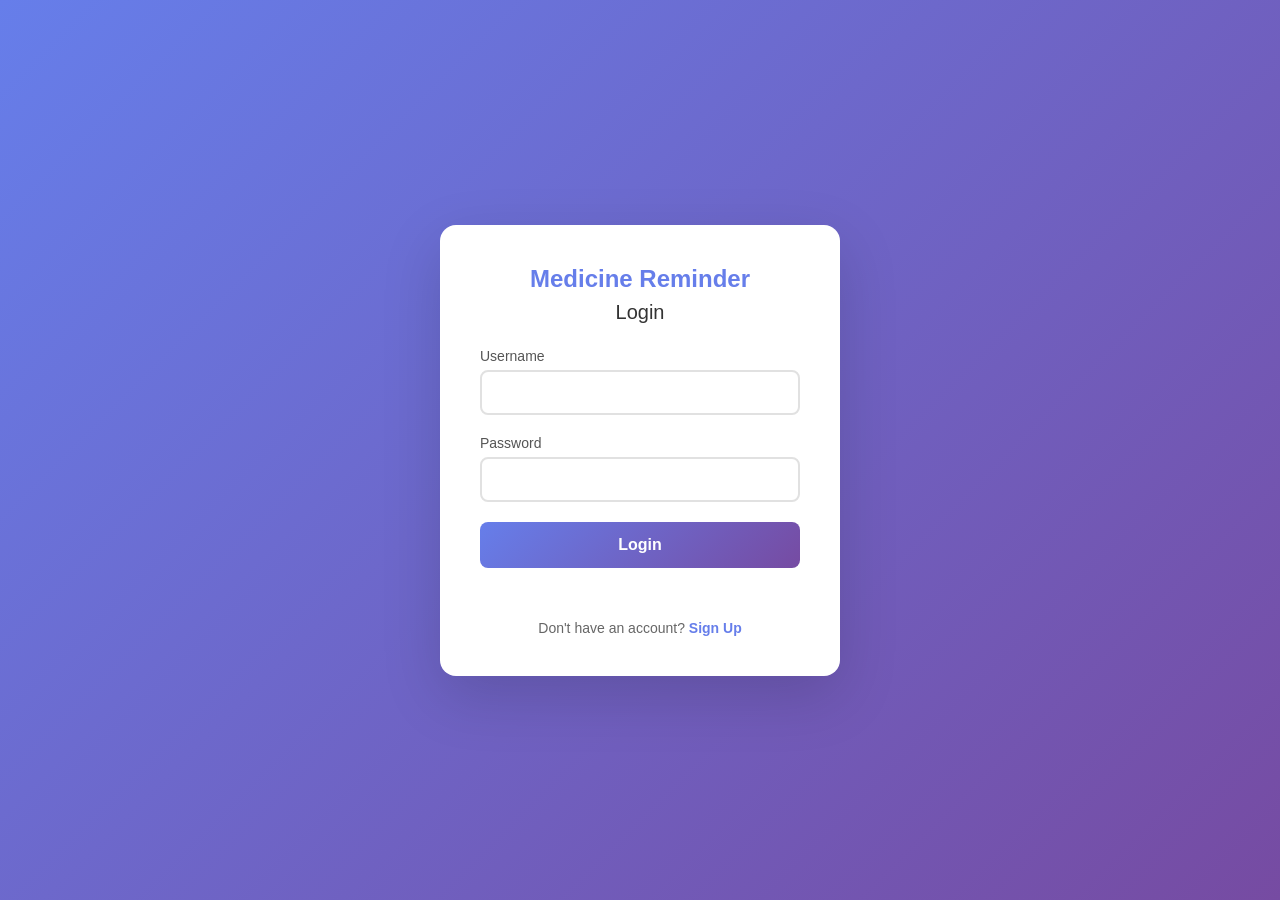
<file: frontend/index.html>
<!DOCTYPE html>
<html lang="en">
<head>
    <meta charset="UTF-8">
    <meta name="viewport" content="width=device-width, initial-scale=1.0">
    <title>Medicine Reminder - Login</title>
    <link rel="stylesheet" href="style.css">
</head>
<body>
    <div class="container">
        <div class="form-box">
            <h1>Medicine Reminder</h1>
            <h2>Login</h2>
            <form id="loginForm">
                <div class="input-group">
                    <label for="username">Username</label>
                    <input type="text" id="username" name="username" required>
                </div>
                <div class="input-group">
                    <label for="password">Password</label>
                    <input type="password" id="password" name="password" required>
                </div>
                <button type="submit">Login</button>
                <p class="error" id="loginError"></p>
            </form>
            <p class="link-text">Don't have an account? <a href="signup.html">Sign Up</a></p>
        </div>
    </div>
    <script>
        document.getElementById('loginForm').addEventListener('submit', async function(e) {
            e.preventDefault();
            const username = document.getElementById('username').value;
            const password = document.getElementById('password').value;
            const error = document.getElementById('loginError');

            try {
                const res = await fetch('/api/login', {
                    method: 'POST',
                    headers: { 'Content-Type': 'application/x-www-form-urlencoded' },
                    body: 'username=' + encodeURIComponent(username) + '&password=' + encodeURIComponent(password)
                });
                const data = await res.json();
                if (data.success) {
                    window.location.href = '/report.html';
                } else {
                    error.textContent = data.message || 'Login failed';
                }
            } catch (err) {
                error.textContent = 'Server error. Please try again.';
            }
        });
    </script>
</body>
</html>
</file>
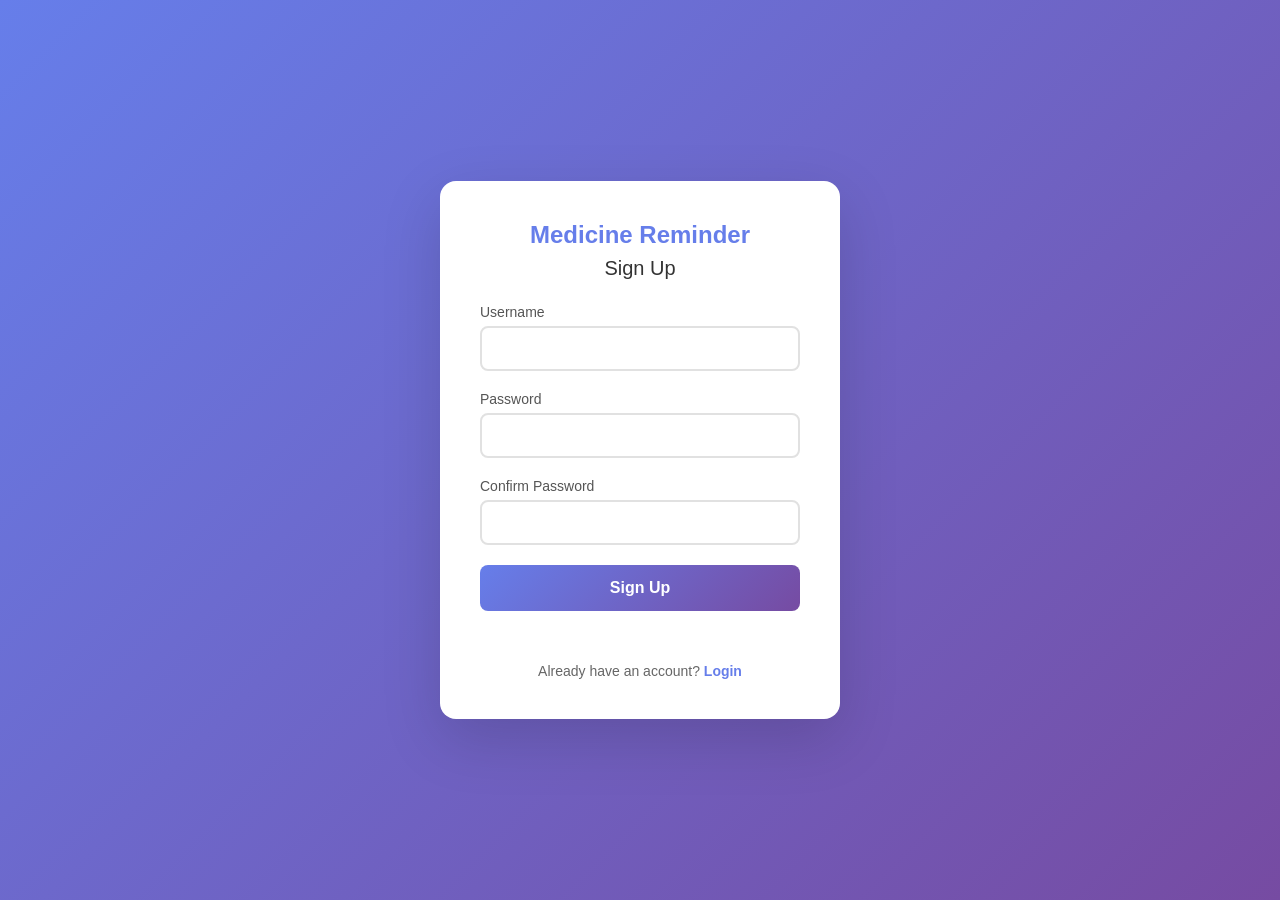
<file: frontend/signup.html>
<!DOCTYPE html>
<html lang="en">
<head>
    <meta charset="UTF-8">
    <meta name="viewport" content="width=device-width, initial-scale=1.0">
    <title>Medicine Reminder - Sign Up</title>
    <link rel="stylesheet" href="style.css">
</head>
<body>
    <div class="container">
        <div class="form-box">
            <h1>Medicine Reminder</h1>
            <h2>Sign Up</h2>
            <form id="signupForm">
                <div class="input-group">
                    <label for="username">Username</label>
                    <input type="text" id="username" name="username" required>
                </div>
                <div class="input-group">
                    <label for="password">Password</label>
                    <input type="password" id="password" name="password" required>
                </div>
                <div class="input-group">
                    <label for="confirmPassword">Confirm Password</label>
                    <input type="password" id="confirmPassword" name="confirmPassword" required>
                </div>
                <button type="submit">Sign Up</button>
                <p class="error" id="signupError"></p>
            </form>
            <p class="link-text">Already have an account? <a href="index.html">Login</a></p>
        </div>
    </div>
    <script>
        document.getElementById('signupForm').addEventListener('submit', async function(e) {
            e.preventDefault();
            const username = document.getElementById('username').value;
            const password = document.getElementById('password').value;
            const confirmPassword = document.getElementById('confirmPassword').value;
            const error = document.getElementById('signupError');

            if (password !== confirmPassword) {
                error.textContent = 'Passwords do not match';
                return;
            }

            try {
                const res = await fetch('/api/signup', {
                    method: 'POST',
                    headers: { 'Content-Type': 'application/x-www-form-urlencoded' },
                    body: 'username=' + encodeURIComponent(username) + '&password=' + encodeURIComponent(password)
                });
                const data = await res.json();
                if (data.success) {
                    window.location.href = '/index.html?registered=1';
                } else {
                    error.textContent = data.message || 'Signup failed';
                }
            } catch (err) {
                error.textContent = 'Server error. Please try again.';
            }
        });
    </script>
</body>
</html>
</file>
<file: frontend/style.css>
* {
    margin: 0;
    padding: 0;
    box-sizing: border-box;
    font-family: -apple-system, BlinkMacSystemFont, 'Segoe UI', Roboto, Oxygen, Ubuntu, sans-serif;
}

body {
    min-height: 100vh;
    display: flex;
    align-items: center;
    justify-content: center;
    background: linear-gradient(135deg, #667eea 0%, #764ba2 100%);
}

body.has-nav {
    padding-top: 70px;
    align-items: flex-start;
}

.container {
    width: 100%;
    max-width: 440px;
    padding: 20px;
}

.form-box {
    background: white;
    padding: 40px;
    border-radius: 16px;
    box-shadow: 0 20px 60px rgba(0, 0, 0, 0.15);
}

h1 {
    text-align: center;
    color: #667eea;
    font-size: 24px;
    margin-bottom: 8px;
}

h2 {
    text-align: center;
    color: #333;
    font-size: 20px;
    margin-bottom: 24px;
    font-weight: 500;
}

.input-group {
    margin-bottom: 20px;
}

label {
    display: block;
    margin-bottom: 6px;
    color: #555;
    font-size: 14px;
    font-weight: 500;
}

.required {
    color: #e74c3c;
}

.optional {
    color: #999;
    font-weight: 400;
    font-size: 13px;
}

input[type="text"],
input[type="password"],
textarea {
    width: 100%;
    padding: 12px 16px;
    border: 2px solid #e1e1e1;
    border-radius: 8px;
    font-size: 15px;
    transition: border-color 0.3s;
    outline: none;
}

input[type="text"]:focus,
input[type="password"]:focus,
textarea:focus {
    border-color: #667eea;
}

textarea {
    resize: vertical;
    min-height: 80px;
}

button {
    width: 100%;
    padding: 14px;
    background: linear-gradient(135deg, #667eea 0%, #764ba2 100%);
    color: white;
    border: none;
    border-radius: 8px;
    font-size: 16px;
    font-weight: 600;
    cursor: pointer;
    transition: opacity 0.3s;
}

button:hover {
    opacity: 0.9;
}

.error {
    color: #e74c3c;
    text-align: center;
    margin-top: 12px;
    font-size: 14px;
    min-height: 20px;
}

.link-text {
    text-align: center;
    margin-top: 20px;
    color: #666;
    font-size: 14px;
}

.link-text a {
    color: #667eea;
    text-decoration: none;
    font-weight: 600;
}

.link-text a:hover {
    text-decoration: underline;
}

.info-text {
    text-align: center;
    color: #666;
    margin-bottom: 24px;
    font-size: 14px;
    line-height: 1.5;
}

/* Dashboard */
.dashboard-box {
    max-width: 500px;
}

.dashboard-info {
    background: #f8f9ff;
    border-radius: 10px;
    padding: 20px;
    margin-bottom: 20px;
}

.dashboard-info h3 {
    color: #444;
    font-size: 16px;
    margin-bottom: 12px;
}

.dashboard-info p {
    color: #555;
    font-size: 14px;
    margin-bottom: 8px;
    line-height: 1.6;
}

.dashboard-info p:last-child {
    margin-bottom: 0;
}

#usernameDisplay {
    color: #667eea;
}

/* Dropdown Multi-Select */
.dropdown-wrap {
    position: relative;
    width: 100%;
}

.dropdown-btn {
    width: 100%;
    padding: 12px 16px;
    border: 2px solid #e1e1e1;
    border-radius: 8px;
    font-size: 15px;
    cursor: pointer;
    display: flex;
    justify-content: space-between;
    align-items: center;
    background: white;
    transition: border-color 0.3s;
    user-select: none;
}

.dropdown-btn:hover {
    border-color: #667eea;
}

.dropdown-arrow {
    font-size: 12px;
    color: #999;
    transition: transform 0.3s;
}

.dropdown-menu.show + .dropdown-btn .dropdown-arrow,
.dropdown-btn.active .dropdown-arrow {
    transform: rotate(180deg);
}

.dropdown-menu {
    position: absolute;
    top: calc(100% + 4px);
    left: 0;
    right: 0;
    background: white;
    border: 2px solid #667eea;
    border-radius: 8px;
    max-height: 240px;
    overflow-y: auto;
    display: none;
    z-index: 100;
    box-shadow: 0 8px 24px rgba(0,0,0,0.12);
}

.dropdown-menu.show {
    display: block;
}

.dropdown-option {
    display: flex;
    align-items: center;
    gap: 10px;
    padding: 10px 16px;
    cursor: pointer;
    font-size: 14px;
    color: #444;
    transition: background 0.2s;
}

.dropdown-option:hover {
    background: #f0f2ff;
}

.dropdown-option input[type="checkbox"] {
    width: 18px;
    height: 18px;
    cursor: pointer;
    accent-color: #667eea;
}

/* Report Page */
.report-container {
    max-width: 900px;
}

.report-box {
    max-width: 900px;
}

.chart-grid {
    display: grid;
    grid-template-columns: 1fr;
    gap: 20px;
    margin-bottom: 24px;
}

.chart-card {
    background: #f8f9ff;
    border-radius: 12px;
    padding: 20px;
}

.chart-card h3 {
    color: #444;
    font-size: 16px;
    margin-bottom: 12px;
    text-align: center;
}

.chart-card canvas {
    max-height: 200px;
    width: 100% !important;
}

.reading-summary {
    text-align: center;
    margin-top: 10px;
    font-size: 14px;
    color: #666;
}

.reading-summary strong {
    color: #333;
}

.add-reading-section {
    background: #f8f9ff;
    border-radius: 12px;
    padding: 20px;
    margin-bottom: 16px;
}

.add-reading-section h3 {
    color: #444;
    font-size: 16px;
    margin-bottom: 16px;
    text-align: center;
}

.reading-form {
    display: flex;
    flex-direction: column;
    gap: 16px;
}

.reading-inputs {
    display: grid;
    grid-template-columns: 1fr 1fr;
    gap: 12px;
}

.reading-field label {
    font-size: 13px;
    margin-bottom: 4px;
}

.reading-field input {
    width: 100%;
    padding: 10px 12px;
    border: 2px solid #e1e1e1;
    border-radius: 8px;
    font-size: 14px;
    outline: none;
    transition: border-color 0.3s;
}

.reading-field input:focus {
    border-color: #667eea;
}

.report-actions {
    display: flex;
    gap: 12px;
}

.report-actions button {
    flex: 1;
}

.btn-secondary {
    background: #e1e1e1 !important;
    color: #555 !important;
}

.btn-secondary:hover {
    opacity: 0.85;
}

/* Navigation */
.nav {
    position: fixed;
    top: 0;
    left: 0;
    right: 0;
    z-index: 1000;
    background: white;
    box-shadow: 0 2px 16px rgba(0,0,0,0.1);
    padding: 0 20px;
}

.nav-inner {
    max-width: 960px;
    margin: 0 auto;
    display: flex;
    align-items: center;
    justify-content: space-between;
    height: 56px;
}

.nav-logo {
    font-weight: 700;
    font-size: 18px;
    color: #667eea;
    text-decoration: none;
}

.nav-links {
    display: flex;
    gap: 4px;
    list-style: none;
}

.nav-links a {
    text-decoration: none;
    color: #666;
    padding: 8px 16px;
    border-radius: 8px;
    font-size: 14px;
    font-weight: 500;
    transition: all 0.2s;
}

.nav-links a:hover {
    background: #f0f2ff;
    color: #667eea;
}

.nav-links a.active {
    background: #667eea;
    color: white;
}

.nav-logout {
    background: none !important;
    border: 1px solid #e1e1e1 !important;
    color: #e74c3c !important;
    padding: 6px 14px !important;
    border-radius: 8px;
    font-size: 13px;
    font-weight: 500;
    cursor: pointer;
    transition: all 0.2s;
}

.nav-logout:hover {
    background: #fff0f0 !important;
    border-color: #e74c3c !important;
}

/* Medicines Page */
.med-container {
    max-width: 700px;
}

.med-box {
    max-width: 700px;
}

.add-med-section {
    background: #f8f9ff;
    border-radius: 12px;
    padding: 20px;
    margin-bottom: 20px;
}

.add-med-section h3 {
    color: #444;
    font-size: 16px;
    margin-bottom: 16px;
    text-align: center;
}

.med-form {
    display: flex;
    flex-direction: column;
    gap: 12px;
}

.med-form-row {
    display: grid;
    grid-template-columns: 1fr 1fr;
    gap: 12px;
}

.med-field label {
    font-size: 13px;
    margin-bottom: 4px;
}

.med-field input, .med-field select {
    width: 100%;
    padding: 10px 12px;
    border: 2px solid #e1e1e1;
    border-radius: 8px;
    font-size: 14px;
    outline: none;
    transition: border-color 0.3s;
}

.med-field input:focus, .med-field select:focus {
    border-color: #667eea;
}

.med-list {
    display: flex;
    flex-direction: column;
    gap: 10px;
}

.med-card {
    background: #f8f9ff;
    border-radius: 12px;
    padding: 16px 20px;
    display: flex;
    align-items: center;
    justify-content: space-between;
    gap: 16px;
    transition: all 0.2s;
}

.med-card.inactive {
    opacity: 0.55;
}

.med-info {
    flex: 1;
}

.med-name {
    font-size: 16px;
    font-weight: 600;
    color: #333;
    margin-bottom: 4px;
}

.med-details {
    font-size: 13px;
    color: #777;
    line-height: 1.5;
}

.med-actions {
    display: flex;
    gap: 8px;
    flex-shrink: 0;
}

.med-btn {
    padding: 8px 14px;
    border: none;
    border-radius: 8px;
    font-size: 13px;
    font-weight: 500;
    cursor: pointer;
    transition: all 0.2s;
    white-space: nowrap;
}

.med-btn-take {
    background: #27ae60;
    color: white;
}

.med-btn-take:hover {
    background: #219a52;
}

.med-btn-untake {
    background: #f39c12;
    color: white;
}

.med-btn-untake:hover {
    background: #e08e0b;
}

.med-btn-delete {
    background: #e74c3c;
    color: white;
}

.med-btn-delete:hover {
    background: #c0392b;
}

.med-empty {
    text-align: center;
    color: #999;
    padding: 30px;
    font-size: 14px;
    background: #f8f9ff;
    border-radius: 12px;
}

/* History Page */
.history-filters {
    display: flex;
    gap: 8px;
    margin-bottom: 16px;
    justify-content: center;
}

.filter-btn {
    width: auto;
    padding: 8px 20px;
    background: #e1e1e1;
    color: #666;
    font-size: 13px;
    font-weight: 500;
    border-radius: 20px;
    border: none;
    cursor: pointer;
    transition: all 0.2s;
}

.filter-btn.active {
    background: #667eea;
    color: white;
}

.filter-btn:hover {
    opacity: 0.85;
}

.history-list {
    display: flex;
    flex-direction: column;
    gap: 10px;
}

.hist-card {
    background: #f8f9ff;
    border-radius: 12px;
    padding: 16px 20px;
    display: flex;
    align-items: flex-start;
    gap: 14px;
    transition: all 0.2s;
    border-left: 4px solid #e74c3c;
}

.hist-card.cured {
    border-left-color: #27ae60;
    opacity: 0.75;
}

.hist-indicator {
    width: 10px;
    height: 10px;
    border-radius: 50%;
    background: #e74c3c;
    margin-top: 6px;
    flex-shrink: 0;
}

.hist-card.cured .hist-indicator {
    background: #27ae60;
}

.hist-info {
    flex: 1;
}

.hist-name {
    font-size: 16px;
    font-weight: 600;
    color: #333;
    margin-bottom: 4px;
}

.hist-meta {
    display: flex;
    gap: 8px;
    align-items: center;
    margin-bottom: 4px;
    flex-wrap: wrap;
}

.hist-type {
    font-size: 12px;
    color: #999;
    background: #e8e8e8;
    padding: 2px 10px;
    border-radius: 10px;
}

.hist-status {
    font-size: 12px;
    font-weight: 500;
    padding: 2px 10px;
    border-radius: 10px;
}

.hist-active {
    background: #ffe0e0;
    color: #e74c3c;
}

.hist-cured {
    background: #e0f7e0;
    color: #27ae60;
}

.hist-dates {
    font-size: 13px;
    color: #777;
    margin-bottom: 2px;
}

.hist-notes {
    font-size: 13px;
    color: #888;
    font-style: italic;
}

.hist-actions {
    display: flex;
    gap: 8px;
    flex-shrink: 0;
    align-items: center;
}

/* Phone Settings */
.phone-section {
    background: #f0f4ff;
    border-radius: 12px;
    padding: 20px;
    margin-bottom: 20px;
}

.phone-section h3 {
    color: #444;
    font-size: 16px;
    margin-bottom: 12px;
    text-align: center;
}

.phone-form-row {
    display: flex;
    gap: 10px;
    align-items: stretch;
}

.phone-form-row input {
    flex: 1;
    padding: 10px 14px;
    border: 2px solid #e1e1e1;
    border-radius: 8px;
    font-size: 14px;
    outline: none;
    transition: border-color 0.3s;
}

.phone-form-row input:focus {
    border-color: #667eea;
}

.phone-form-row button {
    width: auto;
    padding: 10px 20px;
    white-space: nowrap;
}

.hint {
    text-align: center;
    color: #888;
    font-size: 13px;
    margin-top: 8px;
}

/* Reminder Timeline */
.reminder-row {
    display: flex;
    align-items: center;
    gap: 14px;
    padding: 12px 14px;
    border-radius: 10px;
    background: #f8f9ff;
    margin-bottom: 8px;
    transition: all 0.2s;
    border-left: 4px solid #667eea;
}

.reminder-row:last-child {
    margin-bottom: 0;
}

.reminder-time-col {
    font-size: 15px;
    font-weight: 700;
    color: #444;
    min-width: 50px;
    text-align: center;
    font-variant-numeric: tabular-nums;
}

.reminder-info-col {
    flex: 1;
    min-width: 0;
}

.reminder-name {
    font-size: 15px;
    font-weight: 600;
    color: #333;
}

.reminder-meta {
    font-size: 12px;
    color: #888;
    margin-top: 2px;
}

.reminder-badge {
    font-size: 12px;
    font-weight: 600;
    padding: 4px 12px;
    border-radius: 20px;
    white-space: nowrap;
    flex-shrink: 0;
}

.status-taken {
    background: #e8f5e9;
    color: #2e7d32;
}

.status-due {
    background: #fff3e0;
    color: #e65100;
    animation: pulse-badge 1.5s ease-in-out infinite;
}

.status-upcoming {
    background: #e3f2fd;
    color: #1565c0;
}

.status-scheduled {
    background: #f3e5f5;
    color: #7b1fa2;
}

.status-missed {
    background: #ffebee;
    color: #c62828;
}

.status-unscheduled {
    background: #f5f5f5;
    color: #999;
}

@keyframes pulse-badge {
    0%, 100% { opacity: 1; }
    50% { opacity: 0.6; }
}

.reminder-empty {
    text-align: center;
    color: #999;
    padding: 20px;
    font-size: 14px;
    background: #f8f9ff;
    border-radius: 10px;
}

/* Remainder Section */
.remainder-section {
    background: #fff8e1;
    border-radius: 12px;
    padding: 20px;
    margin-bottom: 20px;
    border: 2px solid #ffe082;
}

.remainder-section h3 {
    color: #e65100;
    font-size: 16px;
    margin-bottom: 12px;
    text-align: center;
}

.remainder-progress {
    margin-bottom: 12px;
}

.remainder-summary {
    display: flex;
    justify-content: space-between;
    align-items: center;
    margin-bottom: 8px;
    font-size: 14px;
}

.remainder-count {
    font-weight: 700;
    color: #e65100;
}

.remainder-taken {
    color: #888;
}

.progress-bar {
    height: 8px;
    background: #f5f5f5;
    border-radius: 4px;
    overflow: hidden;
}

.progress-fill {
    height: 100%;
    background: linear-gradient(90deg, #66bb6a, #43a047);
    border-radius: 4px;
    transition: width 0.5s ease;
}

.remainder-item {
    display: flex;
    align-items: center;
    gap: 12px;
    padding: 10px 12px;
    background: white;
    border-radius: 8px;
    margin-bottom: 6px;
    border-left: 4px solid #ff9800;
    transition: all 0.2s;
}

.remainder-item:last-child {
    margin-bottom: 0;
}

.remainder-item-info {
    flex: 1;
    min-width: 0;
}

.remainder-item-time {
    font-size: 12px;
    font-weight: 700;
    color: #e65100;
}

.remainder-item-name {
    font-size: 15px;
    font-weight: 600;
    color: #333;
}

.remainder-item-meta {
    font-size: 12px;
    color: #888;
    margin-top: 1px;
}

.remainder-take-btn {
    width: auto;
    padding: 8px 18px;
    background: linear-gradient(135deg, #43a047, #66bb6a);
    color: white;
    border: none;
    border-radius: 6px;
    font-size: 13px;
    font-weight: 600;
    cursor: pointer;
    transition: opacity 0.2s;
    white-space: nowrap;
}

.remainder-take-btn:hover {
    opacity: 0.85;
}

.remainder-empty {
    text-align: center;
    color: #999;
    padding: 16px;
    font-size: 14px;
}

.remainder-done {
    text-align: center;
    color: #2e7d32;
    font-weight: 600;
    padding: 16px;
    font-size: 14px;
    background: #e8f5e9;
    border-radius: 8px;
}

/* Reminder Alerts */
.reminder-alert {
    background: linear-gradient(135deg, #ff6b6b 0%, #ee5a24 100%);
    color: white;
    padding: 16px 20px;
    border-radius: 12px;
    margin-bottom: 16px;
    text-align: center;
    font-size: 15px;
    animation: slideDown 0.3s ease-out;
    box-shadow: 0 4px 16px rgba(238, 90, 36, 0.3);
}

@keyframes slideDown {
    from { opacity: 0; transform: translateY(-20px); }
    to { opacity: 1; transform: translateY(0); }
}

/* Upcoming Medicines Section */
.upcoming-section {
    background: #f8f9ff;
    border-radius: 12px;
    padding: 20px;
    margin-bottom: 20px;
}

.upcoming-section h3 {
    color: #444;
    font-size: 16px;
    margin-bottom: 12px;
}

@media (min-width: 768px) {
    .chart-grid {
        grid-template-columns: 1fr 1fr 1fr;
    }
    .reading-inputs {
        grid-template-columns: 1fr 1fr 1fr 1fr;
    }
}
</file>
